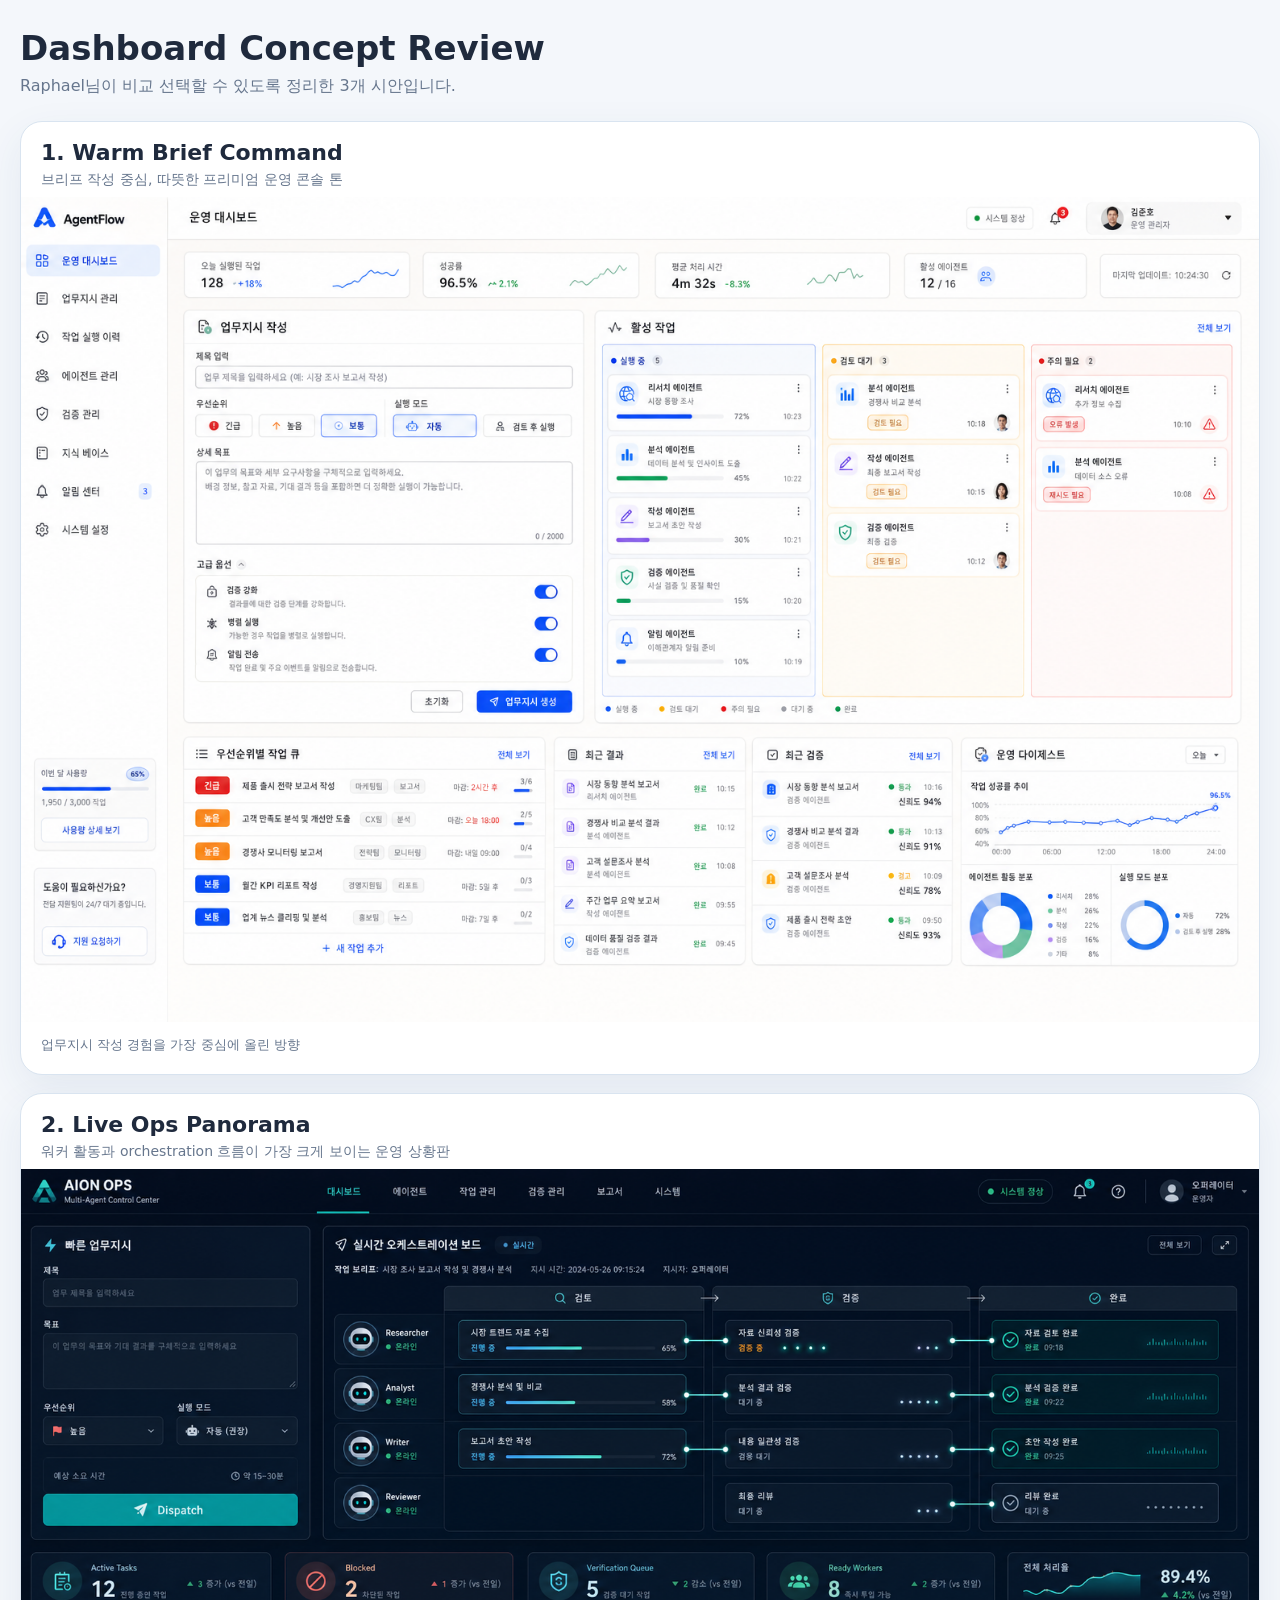
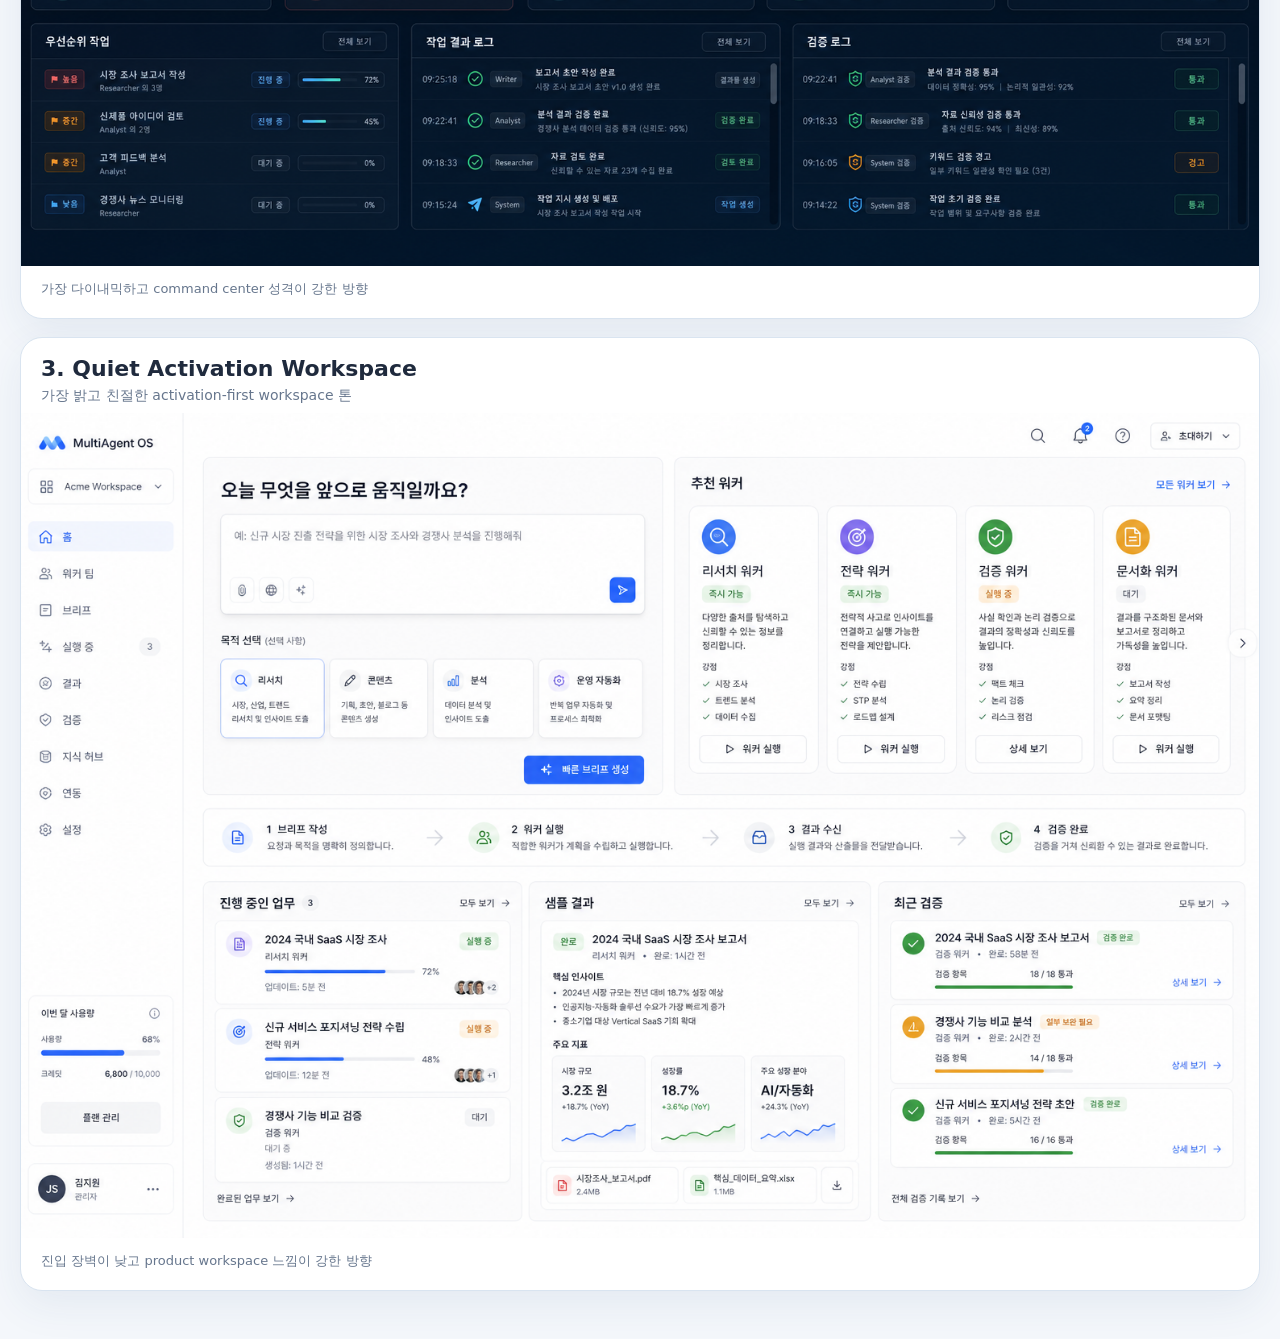
<file: operations_dashboard/concepts/index.html>
<!doctype html>
<html lang="ko">
<head>
  <meta charset="UTF-8" />
  <meta name="viewport" content="width=device-width, initial-scale=1.0" />
  <title>Dashboard Concepts</title>
  <style>
    body { margin: 0; font-family: Inter, system-ui, sans-serif; background: #f4f7fb; color: #1f2a3d; }
    .wrap { max-width: 1440px; margin: 0 auto; padding: 28px 20px 48px; }
    h1 { margin: 0 0 8px; font-size: 34px; }
    .sub { margin: 0 0 24px; color: #66768d; }
    .grid { display: grid; gap: 18px; grid-template-columns: 1fr; }
    .card { background: white; border: 1px solid #d9e4f0; border-radius: 22px; box-shadow: 0 14px 40px rgba(42,74,122,.08); overflow: hidden; }
    .head { padding: 18px 20px 8px; }
    .title { font-size: 22px; font-weight: 800; margin: 0 0 6px; }
    .desc { font-size: 14px; color: #66768d; margin: 0; }
    img { display: block; width: 100%; height: auto; background: #eef3f9; }
    .foot { padding: 14px 20px 20px; font-size: 13px; color: #66768d; }
    code { background: #f3f6fb; padding: 2px 6px; border-radius: 8px; }
  </style>
</head>
<body>
  <div class="wrap">
    <h1>Dashboard Concept Review</h1>
    <p class="sub">Raphael님이 비교 선택할 수 있도록 정리한 3개 시안입니다.</p>
    <div class="grid">
      <section class="card">
        <div class="head">
          <h2 class="title">1. Warm Brief Command</h2>
          <p class="desc">브리프 작성 중심, 따뜻한 프리미엄 운영 콘솔 톤</p>
        </div>
        <img src="./concept-1-warm-brief-command.png" alt="Warm Brief Command" />
        <div class="foot">업무지시 작성 경험을 가장 중심에 올린 방향</div>
      </section>
      <section class="card">
        <div class="head">
          <h2 class="title">2. Live Ops Panorama</h2>
          <p class="desc">워커 활동과 orchestration 흐름이 가장 크게 보이는 운영 상황판</p>
        </div>
        <img src="./concept-2-live-ops-panorama.png" alt="Live Ops Panorama" />
        <div class="foot">가장 다이내믹하고 command center 성격이 강한 방향</div>
      </section>
      <section class="card">
        <div class="head">
          <h2 class="title">3. Quiet Activation Workspace</h2>
          <p class="desc">가장 밝고 친절한 activation-first workspace 톤</p>
        </div>
        <img src="./concept-3-quiet-activation-workspace.png" alt="Quiet Activation Workspace" />
        <div class="foot">진입 장벽이 낮고 product workspace 느낌이 강한 방향</div>
      </section>
    </div>
  </div>
</body>
</html>
</file>
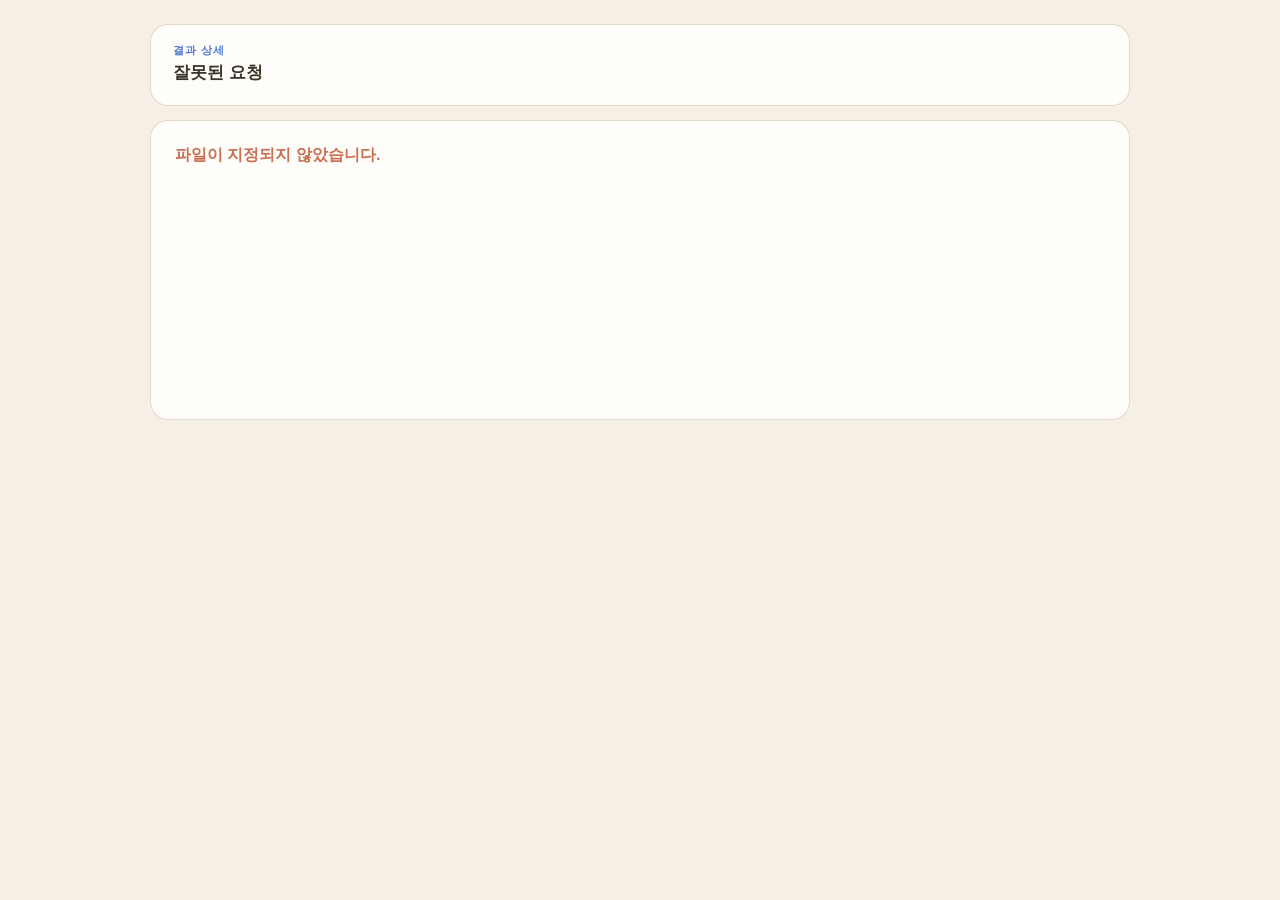
<file: operations_dashboard/detail.html>
<!doctype html>
<html lang="ko">
<head>
<meta charset="utf-8" />
<meta name="viewport" content="width=device-width, initial-scale=1" />
<title>결과 상세 — Raphael Agent Hub</title>
  <link rel="icon" href="data:image/svg+xml,<svg xmlns=%22http://www.w3.org/2000/svg%22 viewBox=%220 0 100 100%22><text y=%22.9em%22 font-size=%2290%22>&#129517;</text></svg>">
<style>
  :root {
    --bg: #f6efe6; --panel: #fffdf9; --text: #3d3428; --muted: #8a7c6c;
    --accent: #4f79d8; --accent-soft: #ebf0ff; --border: rgba(229,217,200,0.96);
  }
  * { box-sizing: border-box; margin: 0; }
  body { background: var(--bg); color: var(--text); font-family: -apple-system, 'Apple SD Gothic Neo', 'Noto Sans KR', sans-serif; padding: 24px; }
  .wrap { max-width: 980px; margin: 0 auto; }
  .head {
    background: var(--panel); border: 1px solid var(--border); border-radius: 18px;
    padding: 18px 22px; margin-bottom: 14px;
    display: flex; flex-wrap: wrap; gap: 12px; align-items: center; justify-content: space-between;
  }
  .head-meta { min-width: 0; }
  .kicker { color: var(--accent); font-size: 11px; font-weight: 800; letter-spacing: 0.08em; text-transform: uppercase; }
  h1 { font-size: 17px; margin-top: 3px; word-break: break-all; }
  .sub { color: var(--muted); font-size: 12px; margin-top: 3px; }
  .actions { display: flex; gap: 8px; flex-shrink: 0; }
  .btn {
    display: inline-block; padding: 9px 14px; border-radius: 10px; border: 1px solid var(--border);
    background: var(--panel); color: var(--text); font-size: 13px; font-weight: 700;
    text-decoration: none; cursor: pointer;
  }
  .btn.primary { background: var(--accent); border-color: var(--accent); color: white; }
  .btn:hover { filter: brightness(0.96); }
  .content {
    background: var(--panel); border: 1px solid var(--border); border-radius: 18px;
    padding: 24px; min-height: 300px;
  }
  pre { white-space: pre-wrap; word-break: break-word; font-size: 13.5px; line-height: 1.65; font-family: inherit; }
  iframe { width: 100%; height: 78vh; border: 0; border-radius: 10px; background: white; }
  .err { color: #ca6f51; font-weight: 700; }
  .loading { color: var(--muted); }
</style>
</head>
<body>
<div class="wrap">
  <div class="head">
    <div class="head-meta">
      <div class="kicker" id="kicker">결과 상세</div>
      <h1 id="fileName">불러오는 중…</h1>
      <div class="sub" id="fileMeta"></div>
    </div>
    <div class="actions" id="actions"></div>
  </div>
  <div class="content" id="content"><div class="loading">내용을 불러오는 중…</div></div>
</div>
<script>
(function () {
  const qs = new URLSearchParams(location.search);
  const dir = qs.get('dir') || 'results';
  const file = qs.get('file') || '';
  const nameEl = document.getElementById('fileName');
  const metaEl = document.getElementById('fileMeta');
  const kickerEl = document.getElementById('kicker');
  const actionsEl = document.getElementById('actions');
  const contentEl = document.getElementById('content');

  if (!file || file.includes('/') || file.includes('..')) {
    nameEl.textContent = '잘못된 요청';
    contentEl.innerHTML = '<div class="err">파일이 지정되지 않았습니다.</div>';
    return;
  }

  const dirLabel = { results: '도착한 결과', verifications: '검토 메모', digests: '운영 기록' }[dir] || dir;
  kickerEl.textContent = dirLabel;
  nameEl.textContent = file;
  document.title = file + ' — Raphael Agent Hub';

  const rawUrl = '/files/' + dir + '/' + encodeURIComponent(file);
  const ext = (file.split('.').pop() || '').toLowerCase();

  const dl = document.createElement('a');
  dl.className = 'btn primary';
  dl.href = rawUrl + '?download=1';
  dl.textContent = '다운로드';
  actionsEl.append(dl);

  const raw = document.createElement('a');
  raw.className = 'btn';
  raw.href = rawUrl;
  raw.target = '_blank';
  raw.textContent = ext === 'html' ? '원본 페이지로 보기' : '원본 텍스트로 보기';
  actionsEl.append(raw);

  if (ext === 'html') {
    const iframe = document.createElement('iframe');
    iframe.setAttribute('sandbox', 'allow-downloads');
    iframe.setAttribute('referrerpolicy', 'no-referrer');
    iframe.title = file + ' 안전 미리보기';
    iframe.src = rawUrl;
    contentEl.innerHTML = '';
    contentEl.append(iframe);
    metaEl.textContent = 'HTML 결과물 — 아래에 렌더된 화면이 표시됩니다.';
    return;
  }

  fetch(rawUrl)
    .then((res) => {
      if (!res.ok) throw new Error('파일을 찾을 수 없습니다 (' + res.status + ')');
      return res.text();
    })
    .then((text) => {
      metaEl.textContent = (text.length / 1024).toFixed(1) + ' KB';
      const pre = document.createElement('pre');
      pre.textContent = ext === 'json' ? JSON.stringify(JSON.parse(text), null, 2) : text;
      contentEl.innerHTML = '';
      contentEl.append(pre);
    })
    .catch((err) => {
      contentEl.innerHTML = '<div class="err">' + err.message + '</div>';
    });
})();
</script>
</body>
</html>
</file>
